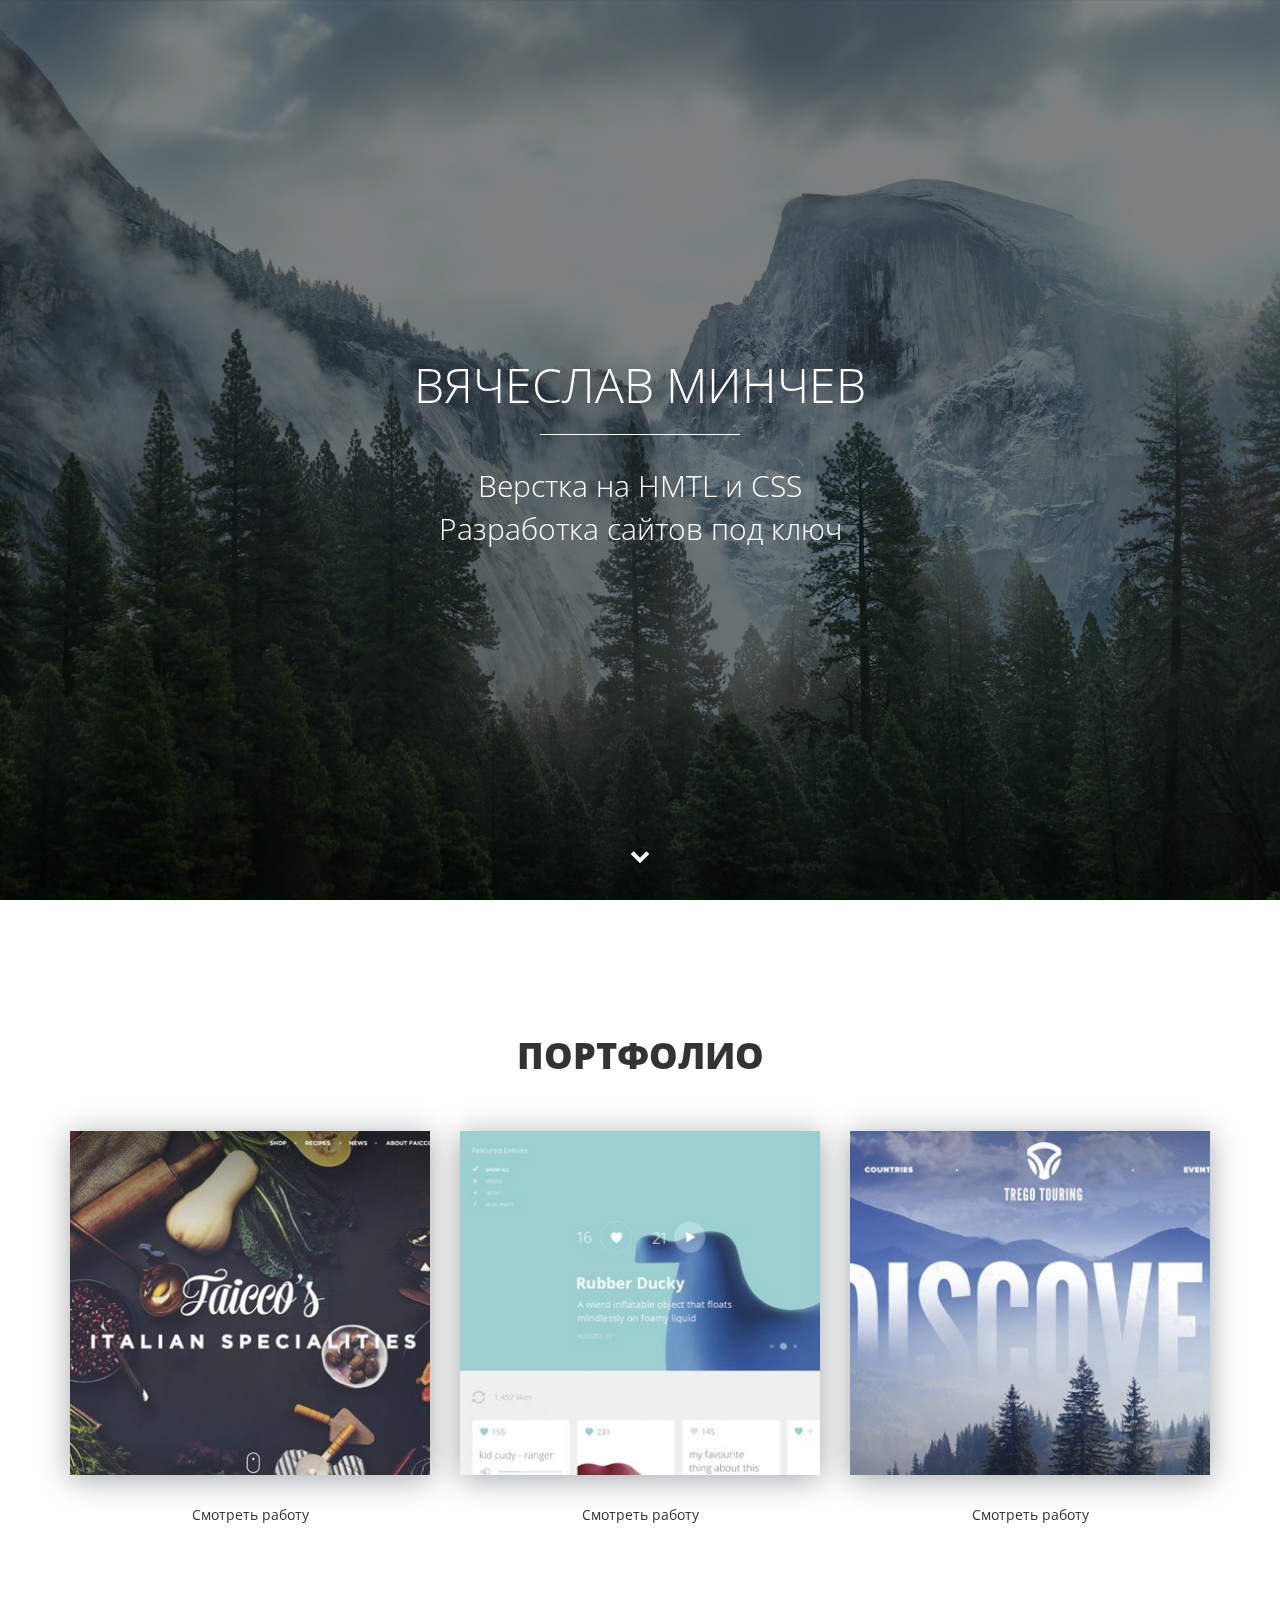
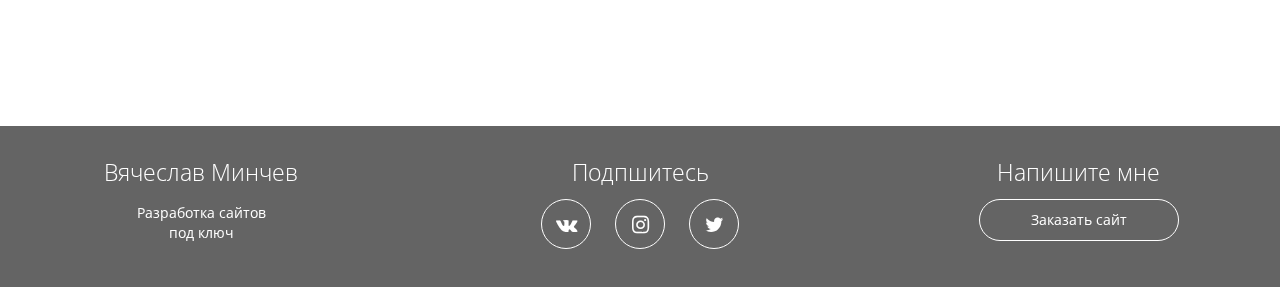
<file: index.html>
<!DOCTYPE html>
<html lang="ru">
<head>
  <meta charset="utf-8">
  <meta http-equiv="X-UA-Compatible" content="IE=edge">
  <meta name="viewport" content="width=device-width, initial-scale=1">
  <!-- meta для соцсетей -->
  <meta property="og:url" content="">
  <meta property="og:type" content="website">
  <meta property="og:title" content="Вячеслав Минчев - верстка сайтов на HTML и CSS">
  <meta property="og:image" content="">
  <meta property="og:description" content="Закажите разработку сайта без посредников от 5 990 рублей">
  <meta property="og:site_name" content="Портфолио верстальщика">
  <meta property="article:author" content="Вячеслав Минчев">
  <!-- Заголовок сайта -->
  <title>Вячеслав Минчев - Портфолио</title>
  <link href="https://fonts.googleapis.com/css?family=Open+Sans:400,700&amp;subset=cyrillic" rel="stylesheet">
  <link href="css/bootstrap.min.css" rel="stylesheet">
  <link rel="stylesheet" href="css/fontello.css">
  <link rel="stylesheet" href="css/fontello-embedded.css">
  <link href="css/style.css" rel="stylesheet">
  <link href="css/media.css" rel="stylesheet">
  <!-- Фавиконка -->
  <link rel="shortcut icon" type="image/x-icon" href="favicon.ico">
    <!--[if lt IE 9]>
      <script src="https://oss.maxcdn.com/html5shiv/3.7.3/html5shiv.min.js"></script>
      <script src="https://oss.maxcdn.com/respond/1.4.2/respond.min.js"></script>
    <![endif]-->
</head>
<body>
  <div class="main parallax-window" data-parallax="scroll" data-speed="0.4" data-image-src="img/main-bg.jpg">
    <div class="main-overlay"></div>
    <div class="wrapper">
     <div class="main-header">
       <h1>Вячеслав Минчев</h1>
       <div class="main-line"></div>
       <p>Верстка на HMTL и CSS <br>
       Разработка сайтов под ключ</p>
     </div>
   </div>
   <a class="main-down slowly" href="#portfolio"><i class="icon-down"></i></a>
  </div>
  <div class="portfolio" id="portfolio">
   <div class="container">
     <h2 class="section-header">
       Портфолио
     </h2>
     <div class="row">
       <div class="col-md-4">
         <div class="portfolio-block">
          <img src="img/portfolio/1.jpg" alt="Работа№1">
          <a class="cd-modal-trigger" data-toggle="modal" data-work="work-1" href="#0">Смотреть работу</a>
        </div>
        </div>
        <div class="col-md-4">
          <div class="portfolio-block">
            <img src="img/portfolio/2.jpg" alt="Работа№2">
            <a class="cd-modal-trigger" data-toggle="modal" data-work="work-2" href="#0">Смотреть работу</a>
          </div>
        </div>
        <div class="col-md-4">
         <div class="portfolio-block">
          <img src="img/portfolio/3.jpg" alt="Работа№3">
          <a class="cd-modal-trigger"  data-toggle="modal" data-work="work-3" href="#0">Смотреть работу</a>
          </div>
        </div>
      </div>
    </div>
  </div>
  <div class="footer">
    <div class="container">
     <div class="row">
        <div class="col-md-3">
         <strong>Вячеслав Минчев</strong>
         <p>Разработка сайтов <br> под ключ</p>
        </div>
        <div class="col-md-6">
          <strong>Подпшитесь</strong>
          <div class="social-links">
            <a href="https://vk.com/id43212560"><i class="icon-vk"></i></i></a>
            <a href="#"><i class="icon-instagram"></i></i></a>
            <a href="#"><i class="icon-twitter"></i></i></a>
          </div>
        </div>
        <div class="col-md-3">
          <strong>Напишите мне</strong>
          <a href="https://vk.me/id43212560" target="_blank" class="offer-btn">Заказать сайт</a>
        </div>
     </div>
   </div>
 </div>
<div class="cd-modal">
  <div class="modal-content">
  </div> <!-- .modal-content -->
  <a href="#0" class="modal-close">Close</a>
</div> <!-- .cd-modal -->

<div class="cd-transition-layer"> 
  <div class="bg-layer"></div>
</div> <!-- .cd-transition-layer -->

  <!-- Всплывающее окна -->
  <div class="modal fade" id="work" role="dialog">
    <div class="modal-dialog" role="document">
      <div class="modal-content">
        <div class="modal-header">
          <button type="button" class="close" data-dismiss="modal" aria-label="Close"><span aria-hidden="true">&times;</span></button>
          <h4 class="modal-title">Описани проекта</h4>
        </div>
        <div class="modal-body">
        </div>
      </div>  
    </div>
  </div>
  <!-- jQuery (necessary for Bootstrap's JavaScript plugins) -->
  <script src="https://ajax.googleapis.com/ajax/libs/jquery/1.12.4/jquery.min.js"></script>
  <script src="js/main.js"></script> 
  <script src="js/parallax.min.js"></script>
  <script>
    $(function() {
      var link = $('.cd-modal-trigger');
      link.on('click', function(event) {
        var work = $(this).attr('data-work');
        $('.modal-content').load(work+'.html');
      });
    });
  </script>
  <script>
  $(document).ready(function(){
    $(".slowly").on("click", function (event) {
      //отменяем стандартную обработку нажатия по ссылке
      event.preventDefault();    
      //забираем идентификатор бока с атрибута href
      var id  = $(this).attr('href'),
      //узнаем высоту от начала страницы до блока на который ссылается якорь
      top = $(id).offset().top;         
     //анимируем переход на расстояние - top за 1500 мс
      $('body,html').animate({scrollTop: top}, 800);
    });
  });
  </script>
</body>
</html>
</file>
<file: css/fontello.css>
@font-face {
  font-family: 'fontello';
  src: url('../font/fontello.eot?2807732');
  src: url('../font/fontello.eot?2807732#iefix') format('embedded-opentype'),
       url('../font/fontello.woff2?2807732') format('woff2'),
       url('../font/fontello.woff?2807732') format('woff'),
       url('../font/fontello.ttf?2807732') format('truetype'),
       url('../font/fontello.svg?2807732#fontello') format('svg');
  font-weight: normal;
  font-style: normal;
}
/* Chrome hack: SVG is rendered more smooth in Windozze. 100% magic, uncomment if you need it. */
/* Note, that will break hinting! In other OS-es font will be not as sharp as it could be */
/*
@media screen and (-webkit-min-device-pixel-ratio:0) {
  @font-face {
    font-family: 'fontello';
    src: url('../font/fontello.svg?2807732#fontello') format('svg');
  }
}
*/
 
 [class^="icon-"]:before, [class*=" icon-"]:before {
  font-family: "fontello";
  font-style: normal;
  font-weight: normal;
  speak: none;
 
  display: inline-block;
  text-decoration: inherit;
  width: 1em;
  margin-right: .2em;
  text-align: center;
  /* opacity: .8; */
 
  /* For safety - reset parent styles, that can break glyph codes*/
  font-variant: normal;
  text-transform: none;
 
  /* fix buttons height, for twitter bootstrap */
  line-height: 1em;
 
  /* Animation center compensation - margins should be symmetric */
  /* remove if not needed */
  margin-left: .2em;
 
  /* you can be more comfortable with increased icons size */
  /* font-size: 120%; */
 
  /* Font smoothing. That was taken from TWBS */
  -webkit-font-smoothing: antialiased;
  -moz-osx-font-smoothing: grayscale;
 
  /* Uncomment for 3D effect */
  /* text-shadow: 1px 1px 1px rgba(127, 127, 127, 0.3); */
}
 
.icon-down:before { content: '\e800'; } /* '' */
.icon-twitter:before { content: '\f099'; } /* '' */
.icon-instagram:before { content: '\f16d'; } /* '' */
.icon-vk:before { content: '\f189'; } /* '' */
</file>
<file: css/fontello-embedded.css>
@font-face {
  font-family: 'fontello';
  src: url('../font/fontello.eot?25168358');
  src: url('../font/fontello.eot?25168358#iefix') format('embedded-opentype'),
       url('../font/fontello.svg?25168358#fontello') format('svg');
  font-weight: normal;
  font-style: normal;
}
@font-face {
  font-family: 'fontello';
  src: url('[data-uri]') format('woff'),
       url('[data-uri]') format('truetype');
}
/* Chrome hack: SVG is rendered more smooth in Windozze. 100% magic, uncomment if you need it. */
/* Note, that will break hinting! In other OS-es font will be not as sharp as it could be */
/*
@media screen and (-webkit-min-device-pixel-ratio:0) {
  @font-face {
    font-family: 'fontello';
    src: url('../font/fontello.svg?25168358#fontello') format('svg');
  }
}
*/
 
 [class^="icon-"]:before, [class*=" icon-"]:before {
  font-family: "fontello";
  font-style: normal;
  font-weight: normal;
  speak: none;
 
  display: inline-block;
  text-decoration: inherit;
  width: 1em;
  margin-right: .2em;
  text-align: center;
  /* opacity: .8; */
 
  /* For safety - reset parent styles, that can break glyph codes*/
  font-variant: normal;
  text-transform: none;
     
  /* fix buttons height, for twitter bootstrap */
  line-height: 1em;
 
  /* Animation center compensation - margins should be symmetric */
  /* remove if not needed */
  margin-left: .2em;
 
  /* you can be more comfortable with increased icons size */
  /* font-size: 120%; */
 
  /* Uncomment for 3D effect */
  /* text-shadow: 1px 1px 1px rgba(127, 127, 127, 0.3); */
}
.icon-down:before { content: '\e800'; } /* '' */
.icon-twitter:before { content: '\f099'; } /* '' */
.icon-instagram:before { content: '\f16d'; } /* '' */
.icon-vk:before { content: '\f189'; } /* '' */
</file>
<file: css/style.css>
html {
	font-size: 10px;
}
body {
	font-family: 'Open Sans', sans-serif;
}
a:active, a:visited, a:focus  {
	outline: none;
	text-decoration: none;
}
.main {
  
	position: relative;
	display:table;
	width: 100%;
	text-align: center;
	/*background: #fff url(../img/main-bg.jpg) center center no-repeat;*/
	color: #fff;
	height: 100vh;
}
.main-overlay {
	position: absolute;
	width: 100%;
	height: 100%;
	background-color: rgba(0,0,0,0.5);
	z-index: 1;
}
.wrapper {
	display:table-cell;
	vertical-align:middle;
} 
.main h1  {
	margin-bottom: 1.4rem;
	text-transform: uppercase;
	font-size: 4.8rem;
	font-weight: 300;
}
.main p {
	font-size: 3rem;
	font-weight: 300;
}
.main-header {
	position: relative;
	z-index: 2;
}
.main-line {
	width: 200px;
	height: 1px;
	background: #fff;
	margin: 0 auto;
}
.main-down {
	position: absolute;
	color: #FFF;
	bottom: 2rem;
	display: inline-block;
	font-size: 2rem;
	width: 50px;
	height: 50px;
	border-radius: 50%;
	border: 1px solid transparent;
	line-height: 50px;
	left: 50%;
	margin-left: -25px;
	z-index: 4;
	-webkit-transition: 0.2s;
	   -moz-transition: 0.2s;
	    -ms-transition: 0.2s;
	     -o-transition: 0.2s;
	        transition: 0.2s;
}
.main-down:hover {
 color: #FFF;
 border-color: #FFF;
}
/*Сексия с портфолио*/
.portfolio {
	padding: 10rem 0;
	text-align: center;
}
.section-header {
	text-transform: uppercase;
	font-weight: 800;
	font-size: 3.6rem;
	margin-bottom: 5rem;
}
.portfolio img {
	width: 100%;
	max-width: 360px;
	-webkit-box-shadow: 0px 4px 29px 0px rgba(87, 92, 97, 0.54);
	        box-shadow: 0px 4px 29px 0px rgba(87, 92, 97, 0.54);
}
.portfolio a {
	display: block;
	margin: 3rem auto 10rem;
	color: #333;
	width: 17rem;
	border-bottom: 1px solid transparent;
}
.portfolio a:hover {
	text-decoration: none;
	border-bottom: 1px dotted #333;
	color: #333;
}
/*Секция - подвал*/
.footer {
	background-color: #646464;
	color: #FFF;
	text-align: center;
	padding: 3rem;
}
.footer strong {
	font-weight: 300;
	font-size: 2.3rem;
}
.social-links {
	margin-top: 1rem;
} 
.social-links a {
	width: 5rem;
	height: 5rem;
	line-height: 5rem;
	display: inline-block;
	color: #FFF;
	border: 1px solid #fff;
	-webkit-border-radius: 50%;
	        border-radius: 50%;
	margin-left: 1rem;
	margin-right: 1rem;
	font-size: 2rem;
	-webkit-transition: 0.2s;
	   -moz-transition: 0.2s;
	    -ms-transition: 0.2s;
	     -o-transition: 0.2s;
	        transition: 0.2s;
}
.social-links a:hover {
	background-color: #FFF;
	color: #646464;	
}
.offer-btn{
	display: block;
	width: 80%;
	max-width: 200px;
	margin: 1rem auto;
	border: 1px solid #fff;
	padding: 1rem 0;
	color: #FFF;
	-webkit-border-radius: 100px;
	        border-radius: 100px;
	-webkit-transition: 0.2s;
	   -moz-transition: 0.2s;
	    -ms-transition: 0.2s;
	     -o-transition: 0.2s;
	        transition: 0.2s;
}
.offer-btn:hover {
	background-color: #FFF;
	color: #646464;
	text-decoration: none;
}
.modal-title{
	font-weight: 800;
	font-size: 2rem;
}
.modal-content h4 {
	font-weight: 800;
	font-size: 2.5rem;
}
.modal-content p {
	font-size: 1.4rem;
	padding: 0;
}
.close {
	background-color: transparent;
	border: none;
	font-size: 2.5rem;
	position: absolute;
	right: 2rem;
	top: 1rem;
}
.modal-btn {
	display: inline-block;
	color: #fff;
	border: 1px solid #fff;
	padding: 10px 20px;
	-webkit-border-radius: 5px;
	        border-radius: 5px;
}
.modal-btn:hover {
	background-color: #fff;
	color: #333;
	text-decoration: none;
}


/* -------------------------------- 
	Тема модальных окон 
-------------------------------- */
.cd-main-content {
  position: relative;
  z-index: 1;
  width: 100%;
  height: 100vh;
  /* vertically align its content */
  display: table;
  background-color: #e4dcca;
}
.cd-main-content .center {
  /* vertically align inside parent element */
  display: table-cell;
  vertical-align: middle;
  text-align: center;
}

/* -------------------------------- 

Modal window 

-------------------------------- */
.cd-modal {
  position: fixed;
  top: 0;
  left: 0;
  z-index: 3;
  height: 100%;
  width: 100%;
  overflow: hidden;
  
  background-size: cover;
  opacity: 0;
  visibility: hidden;
  -webkit-transition: opacity 0.3s 0s, visibility 0s 0.3s;
  -moz-transition: opacity 0.3s 0s, visibility 0s 0.3s;
  transition: opacity 0.3s 0s, visibility 0s 0.3s;
}
.modal-content {
	background: #402f44 url(../img/modal-bg.jpg) no-repeat center center;
}
.cd-modal .modal-content {
  height: 100%;
  overflow-y: auto;
  padding: 3em 5%;
  color: #e4dcca;
  -webkit-font-smoothing: antialiased;
  -moz-osx-font-smoothing: grayscale;
}
.cd-modal h1 {
  text-align: center;
}
.cd-modal h1::after {
  /* ink/brush separation */
  content: '';
  display: block;
  width: 130px;
  height: 18px;
  background: url(../img/ink-separation.svg) no-repeat center center;
  margin: .2em auto 0;
}
.cd-modal p {
  line-height: 1.6;
  max-width: 800px;
}
.cd-modal .modal-close {
  /* 'X' icon */
  position: absolute;
  z-index: 1;
  top: 20px;
  right: 5%;
  height: 45px;
  width: 45px;
  border-radius: 50%;
  background: rgba(0, 0, 0, 0.3) url(../img/cd-icon-close.svg) no-repeat center center;
  /* image replacement */
  overflow: hidden;
  text-indent: 100%;
  white-space: nowrap;
  visibility: hidden;
  opacity: 0;
  -webkit-transform: scale(0);
  -moz-transform: scale(0);
  -ms-transform: scale(0);
  -o-transform: scale(0);
  transform: scale(0);
  -webkit-transition: -webkit-transform 0.3s 0s, visibility 0s 0.3s, opacity 0.3s 0s;
  -moz-transition: -moz-transform 0.3s 0s, visibility 0s 0.3s, opacity 0.3s 0s;
  transition: transform 0.3s 0s, visibility 0s 0.3s, opacity 0.3s 0s;
}
.no-touch .cd-modal .modal-close:hover {
  background-color: rgba(0, 0, 0, 0.5);
}
.cd-modal.visible {
  opacity: 1;
  visibility: visible;
  -webkit-transition: opacity 0.7s, visibility 0s;
  -moz-transition: opacity 0.7s, visibility 0s;
  transition: opacity 0.7s, visibility 0s;
}
.cd-modal.visible .modal-content {
  /* this fixes the buggy scrolling on webkit browsers - mobile devices only - when overflow property is applied */
  -webkit-overflow-scrolling: touch;
}
.cd-modal.visible .modal-close {
  visibility: visible;
  opacity: 1;
  -webkit-transition: -webkit-transform 0.3s 0s, visibility 0s 0s, opacity 0.3s 0s;
  -moz-transition: -moz-transform 0.3s 0s, visibility 0s 0s, opacity 0.3s 0s;
  transition: transform 0.3s 0s, visibility 0s 0s, opacity 0.3s 0s;
  -webkit-transform: scale(1);
  -moz-transform: scale(1);
  -ms-transform: scale(1);
  -o-transform: scale(1);
  transform: scale(1);
}
@media only screen and (min-width: 1100px) {
  .cd-modal .modal-content {
    padding: 6em 5%;
  }
  .cd-modal .modal-close {
    height: 60px;
    width: 60px;
  }
  .cd-modal p {
    font-size: 2rem;
  }
}

/* -------------------------------- 

Transition Layer 

-------------------------------- */
.cd-transition-layer {
  position: fixed;
  top: 0;
  left: 0;
  z-index: 2;
  height: 100%;
  width: 100%;
  opacity: 0;
  visibility: hidden;
  overflow: hidden;
}
.cd-transition-layer .bg-layer {
  position: absolute;
  left: 50%;
  top: 50%;
  -webkit-transform: translateY(-50%) translateX(-2%);
  -moz-transform: translateY(-50%) translateX(-2%);
  -ms-transform: translateY(-50%) translateX(-2%);
  -o-transform: translateY(-50%) translateX(-2%);
  transform: translateY(-50%) translateX(-2%);
  /* its dimentions will be overwritten using jQuery to proportionally fit the viewport */
  height: 100%;
  /* our sprite is composed of 25 frames */
  width: 2500%;
  background: url(../img/ink.png) no-repeat 0 0;
  background-size: 100% 100%;
}
.cd-transition-layer.visible {
  opacity: 1;
  visibility: visible;
}
.cd-transition-layer.opening .bg-layer {
  -webkit-animation: cd-sequence 0.8s steps(24);
  -moz-animation: cd-sequence 0.8s steps(24);
  animation: cd-sequence 0.8s steps(24);
  -webkit-animation-fill-mode: forwards;
  -moz-animation-fill-mode: forwards;
  animation-fill-mode: forwards;
}
.cd-transition-layer.closing .bg-layer {
  -webkit-animation: cd-sequence-reverse 0.8s steps(24);
  -moz-animation: cd-sequence-reverse 0.8s steps(24);
  animation: cd-sequence-reverse 0.8s steps(24);
  -webkit-animation-fill-mode: forwards;
  -moz-animation-fill-mode: forwards;
  animation-fill-mode: forwards;
}
.no-cssanimations .cd-transition-layer {
  display: none;
}

@-webkit-keyframes cd-sequence {
  0% {
    /* translateX(-2%) is used to horizontally center the first frame inside the viewport */
    -webkit-transform: translateY(-50%) translateX(-2%);
  }
  100% {
    /* translateX(-98%) (2% + 96) is used to horizontally center the last frame inside the viewport  */
    -webkit-transform: translateY(-50%) translateX(-98%);
  }
}
@-moz-keyframes cd-sequence {
  0% {
    /* translateX(-2%) is used to horizontally center the first frame inside the viewport */
    -moz-transform: translateY(-50%) translateX(-2%);
  }
  100% {
    /* translateX(-98%) (2% + 96) is used to horizontally center the last frame inside the viewport  */
    -moz-transform: translateY(-50%) translateX(-98%);
  }
}
@keyframes cd-sequence {
  0% {
    /* translateX(-2%) is used to horizontally center the first frame inside the viewport */
    -webkit-transform: translateY(-50%) translateX(-2%);
    -moz-transform: translateY(-50%) translateX(-2%);
    -ms-transform: translateY(-50%) translateX(-2%);
    -o-transform: translateY(-50%) translateX(-2%);
    transform: translateY(-50%) translateX(-2%);
  }
  100% {
    /* translateX(-98%) (2% + 96) is used to horizontally center the last frame inside the viewport  */
    -webkit-transform: translateY(-50%) translateX(-98%);
    -moz-transform: translateY(-50%) translateX(-98%);
    -ms-transform: translateY(-50%) translateX(-98%);
    -o-transform: translateY(-50%) translateX(-98%);
    transform: translateY(-50%) translateX(-98%);
  }
}
@-webkit-keyframes cd-sequence-reverse {
  0% {
    -webkit-transform: translateY(-50%) translateX(-98%);
  }
  100% {
    -webkit-transform: translateY(-50%) translateX(-2%);
  }
}
@-moz-keyframes cd-sequence-reverse {
  0% {
    -moz-transform: translateY(-50%) translateX(-98%);
  }
  100% {
    -moz-transform: translateY(-50%) translateX(-2%);
  }
}
@keyframes cd-sequence-reverse {
  0% {
    -webkit-transform: translateY(-50%) translateX(-98%);
    -moz-transform: translateY(-50%) translateX(-98%);
    -ms-transform: translateY(-50%) translateX(-98%);
    -o-transform: translateY(-50%) translateX(-98%);
    transform: translateY(-50%) translateX(-98%);
  }
  100% {
    -webkit-transform: translateY(-50%) translateX(-2%);
    -moz-transform: translateY(-50%) translateX(-2%);
    -ms-transform: translateY(-50%) translateX(-2%);
    -o-transform: translateY(-50%) translateX(-2%);
    transform: translateY(-50%) translateX(-2%);
  }
}
</file>
<file: css/media.css>
@media (min-width: 0px) and (max-width: 767px) {
	html {
		font-size: 7px;
	}
	.footer strong {
		margin: 3rem 0 2rem;
		display: inline-block;
	}
	.social-links a{
		font-size: 1.5rem;
	}
}
@media (min-width: 768px) and (max-width: 991px) {
	.footer strong {
		margin: 3rem 0 2rem;
		display: inline-block;
	}
}
</file>
